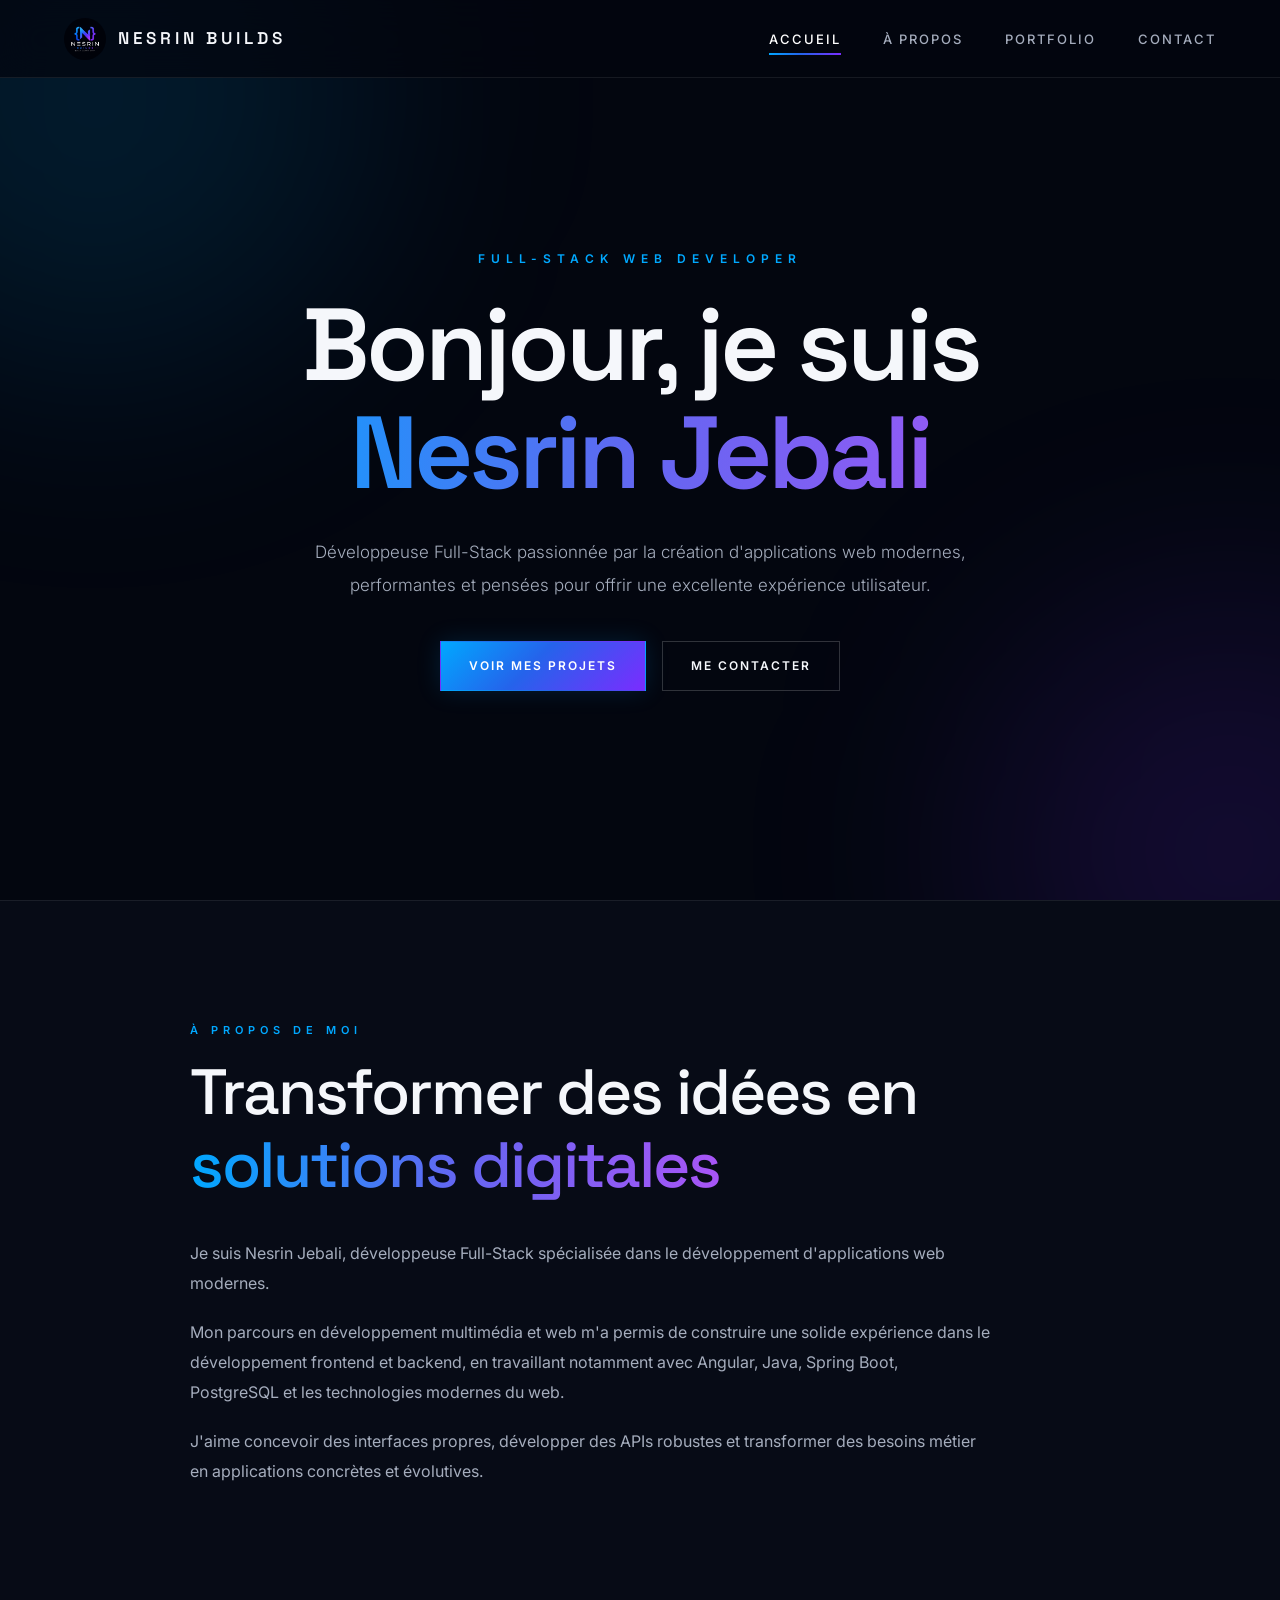
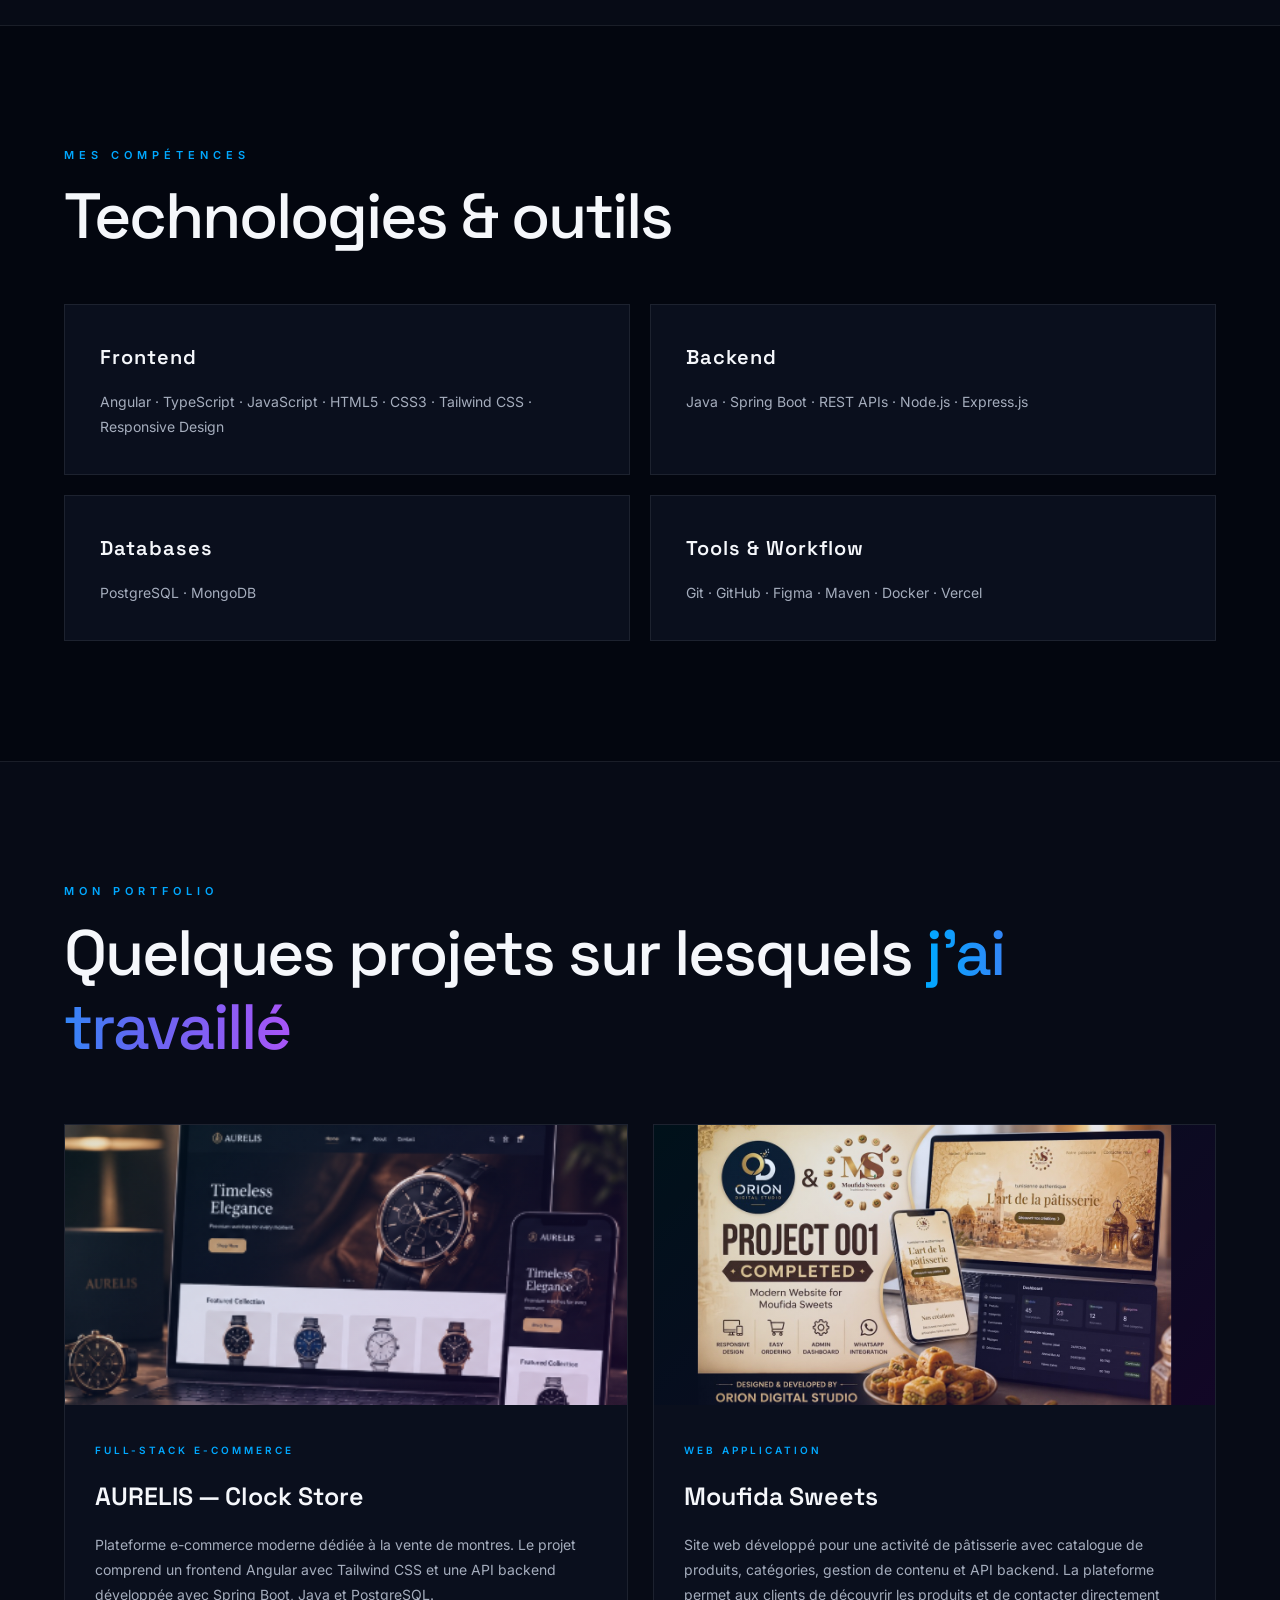
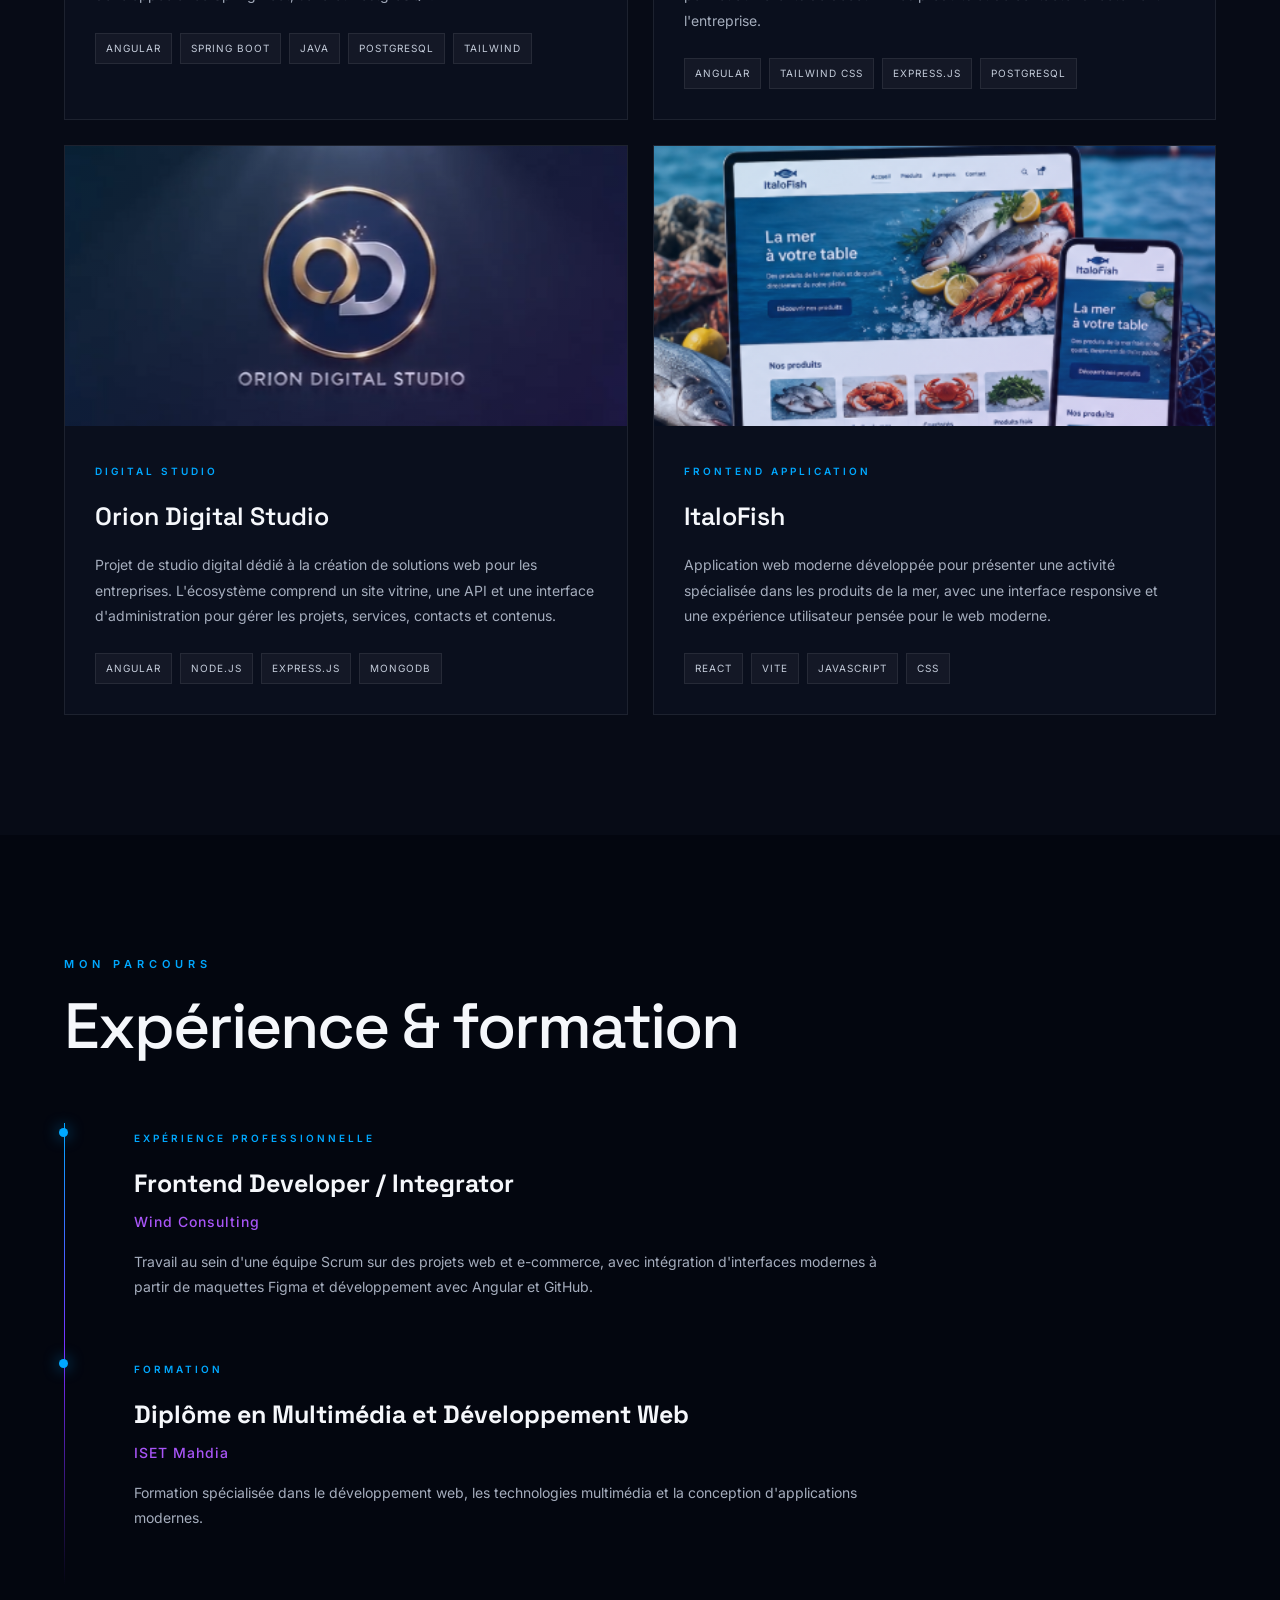
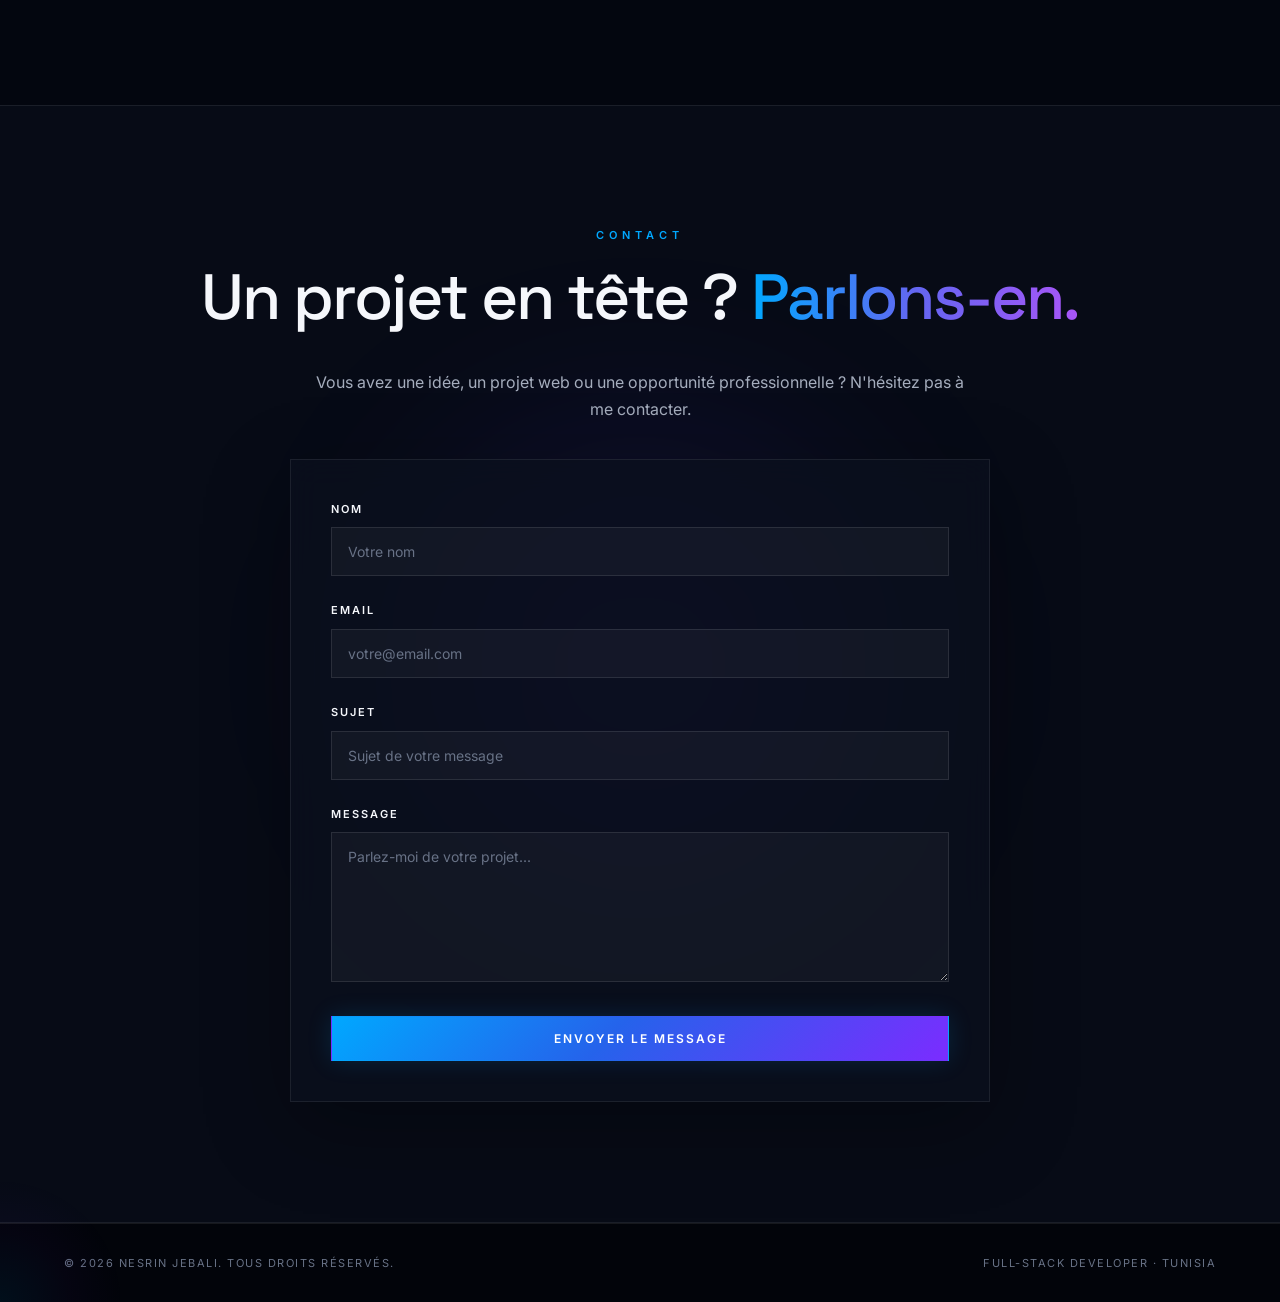
<file: index.html>
<!DOCTYPE html>

<html lang="fr">

<head>
    <meta charset="UTF-8">
    <meta name="viewport" content="width=device-width, initial-scale=1.0">

    <meta name="description" content="Portfolio de Nesrin Jebali, développeuse Full-Stack spécialisée dans le développement web avec Angular, Spring Boot, Java et PostgreSQL.">

    <title>Nesrin Jebali | Full-Stack Developer</title>

    <link rel="stylesheet" href="styles.css">

</head>

<body>
    <nav class="navbar">
        <a href="index.html" class="brand">
            <img src="assets/logo.jpg" alt="Nesrin Jebali Logo" class="logo">
            <span>Nesrin Builds</span>
        </a>
        <ul class="nav-links">
            <li><a href="#home">Accueil</a></li>
            <li><a href="#about">À propos</a></li>
            <li><a href="#portfolio">Portfolio</a></li>
            <li><a href="#contact">Contact</a></li>
        </ul>
    </nav>
    <!--home hero-->
    <header class="hero" id="home">
        <div class="hero-content">
            <p class="hero-subtitle">
                FULL-STACK WEB DEVELOPER
            </p>
            <h1>
                Bonjour, je suis
                <span>Nesrin Jebali</span>
            </h1>
            <p class="hero-description">
                Développeuse Full-Stack passionnée par la création
                d'applications web modernes, performantes et
                pensées pour offrir une excellente expérience utilisateur.
            </p>
            <div class="hero-buttons">
                <a href="#portfolio" class="btn primary">
                    Voir mes projets
                </a>
                <a href="#contact" class="btn secondary">
                    Me contacter
                </a>
            </div>
        </div>
    </header>

    <!--about section-->
    <section class="about" id="about">
        <div class="section-container">
            <p class="section-label">À PROPOS DE MOI</p>
            <h2>
                Transformer des idées en
                <span>solutions digitales</span>
            </h2>
            <p>
                Je suis Nesrin Jebali, développeuse Full-Stack spécialisée
                dans le développement d'applications web modernes.
            </p>
            <p>
                Mon parcours en développement multimédia et web m'a permis
                de construire une solide expérience dans le développement
                frontend et backend, en travaillant notamment avec Angular,
                Java, Spring Boot, PostgreSQL et les technologies modernes
                du web.
            </p>
            <p>
                J'aime concevoir des interfaces propres, développer des APIs
                robustes et transformer des besoins métier en applications
                concrètes et évolutives.
            </p>
        </div>
    </section>

    <section class="skills" id="skills">
        <div class="section-container">
            <p class="section-label">MES COMPÉTENCES</p>
            <h2>
                Technologies & outils
            </h2>
            <div class="skills-grid">
                <div class="skill">
                    <h3>Frontend</h3>
                    <p>
                        Angular · TypeScript · JavaScript · HTML5 · CSS3
                        · Tailwind CSS · Responsive Design
                    </p>
                </div>
                <div class="skill">
                    <h3>Backend</h3>
                    <p>
                        Java · Spring Boot · REST APIs · Node.js · Express.js
                    </p>
                </div>
                <div class="skill">
                    <h3>Databases</h3>
                    <p>
                        PostgreSQL · MongoDB
                    </p>
                </div>
                <div class="skill">
                    <h3>Tools & Workflow</h3>
                    <p>
                        Git · GitHub · Figma · Maven · Docker · Vercel
                    </p>
                </div>
            </div>
        </div>
    </section>

    <main>
        <section class="portfolio" id="portfolio">
            <div class="section-container">
                <p class="section-label">MON PORTFOLIO</p>
                <h2>
                    Quelques projets sur lesquels
                    <span>j'ai travaillé</span>
                </h2>
                <div class="projects">
                    <!-- PROJECT 1 -->
                    <article class="project">
                        <div class="project-image">
                            <img src="assets/orelis.png" alt="AURELIS Clock Store">
                        </div>
                        <div class="project-content">
                            <span class="project-category">
                                Full-Stack E-Commerce
                            </span>
                            <h3>AURELIS — Clock Store</h3>
                            <p>
                                Plateforme e-commerce moderne dédiée à la
                                vente de montres. Le projet comprend un
                                frontend Angular avec Tailwind CSS et une
                                API backend développée avec Spring Boot,
                                Java et PostgreSQL.
                            </p>
                            <div class="technologies">
                                <span>Angular</span>
                                <span>Spring Boot</span>
                                <span>Java</span>
                                <span>PostgreSQL</span>
                                <span>Tailwind</span>
                            </div>
                        </div>
                    </article>

                    <!-- PROJECT 2 -->
                    <article class="project">
                        <div class="project-image">
                            <img src="assets/moufida.jpg" alt="Moufida Sweets website">
                        </div>
                        <div class="project-content">
                            <span class="project-category">
                                Web Application
                            </span>
                            <h3>Moufida Sweets</h3>
                            <p>
                                Site web développé pour une activité de
                                pâtisserie avec catalogue de produits,
                                catégories, gestion de contenu et API
                                backend. La plateforme permet aux clients
                                de découvrir les produits et de contacter
                                directement l'entreprise.
                            </p>
                            <div class="technologies">
                                <span>Angular</span>
                                <span>Tailwind CSS</span>
                                <span>Express.js</span>
                                <span>PostgreSQL</span>
                            </div>
                        </div>
                    </article>


                    <!-- PROJECT 3 -->
                    <article class="project">
                        <div class="project-image">
                            <img src="assets/orion.png" alt="Orion Digital Studio">
                        </div>
                        <div class="project-content">
                            <span class="project-category">
                                Digital Studio
                            </span>
                            <h3>Orion Digital Studio</h3>
                            <p>
                                Projet de studio digital dédié à la création
                                de solutions web pour les entreprises.
                                L'écosystème comprend un site vitrine,
                                une API et une interface d'administration
                                pour gérer les projets, services, contacts
                                et contenus.
                            </p>
                            <div class="technologies">
                                <span>Angular</span>
                                <span>Node.js</span>
                                <span>Express.js</span>
                                <span>MongoDB</span>
                            </div>
                        </div>
                    </article>

                    <!-- PROJECT 4 -->
                    <article class="project">
                        <div class="project-image">
                            <img src="assets/italofish.png" alt="ItaloFish seafood website">
                        </div>
                        <div class="project-content">
                            <span class="project-category">
                                Frontend Application
                            </span>
                            <h3>ItaloFish</h3>
                            <p>
                                Application web moderne développée pour
                                présenter une activité spécialisée dans
                                les produits de la mer, avec une interface
                                responsive et une expérience utilisateur
                                pensée pour le web moderne.
                            </p>
                            <div class="technologies">
                                <span>React</span>
                                <span>Vite</span>
                                <span>JavaScript</span>
                                <span>CSS</span>
                            </div>
                        </div>
                    </article>
                </div>
            </div>
        </section>
    </main>


    <section class="experience" id="experience">
        <div class="section-container">
            <p class="section-label">MON PARCOURS</p>
            <h2>
                Expérience & formation
            </h2>
            <div class="timeline">
                <div class="timeline-item">
                    <span class="timeline-date">
                        Expérience professionnelle
                    </span>
                    <h3>Frontend Developer / Integrator</h3>
                    <h4>Wind Consulting</h4>
                    <p>
                        Travail au sein d'une équipe Scrum sur des projets
                        web et e-commerce, avec intégration d'interfaces
                        modernes à partir de maquettes Figma et
                        développement avec Angular et GitHub.
                    </p>
                </div>
                <div class="timeline-item">
                    <span class="timeline-date">
                        Formation
                    </span>
                    <h3>
                        Diplôme en Multimédia et Développement Web
                    </h3>
                    <h4>ISET Mahdia</h4>
                    <p>
                        Formation spécialisée dans le développement web,
                        les technologies multimédia et la conception
                        d'applications modernes.
                    </p>
                </div>
            </div>
        </div>
    </section>


    <section class="contact" id="contact">
        <div class="section-container">
            <p class="section-label">CONTACT</p>
            <h2>
                Un projet en tête ?
                <span>Parlons-en.</span>
            </h2>
            <p>
                Vous avez une idée, un projet web ou une opportunité
                professionnelle ? N'hésitez pas à me contacter.
            </p>
            <form class="contact-form" id="contactForm">
                <div class="form-group">
                    <label for="name">Nom</label>
                    <input type="text" id="name" name="name" placeholder="Votre nom" required>
                </div>
                <div class="form-group">
                    <label for="email">Email</label>
                    <input type="email" id="email" name="email" placeholder="votre@email.com" required>
                </div>
                <div class="form-group">
                    <label for="subject">Sujet</label>
                    <input type="text" id="subject" name="subject" placeholder="Sujet de votre message" required>
                </div>
                <div class="form-group">
                    <label for="message">Message</label>
                    <textarea id="message" name="message" rows="6" placeholder="Parlez-moi de votre projet..." required></textarea>
                </div>
                <button type="submit" class="btn primary submit-btn">Envoyer le message</button>
                <p class="form-message" id="formMessage"></p>
            </form>
        </div>
    </section>

    <footer>
        <p>
            © 2026 Nesrin Jebali.
            Tous droits réservés.
        </p>
        <p>
            Full-Stack Developer · Tunisia
        </p>
    </footer>

    <script src="script.js"></script>

</body>

</html>
</file>
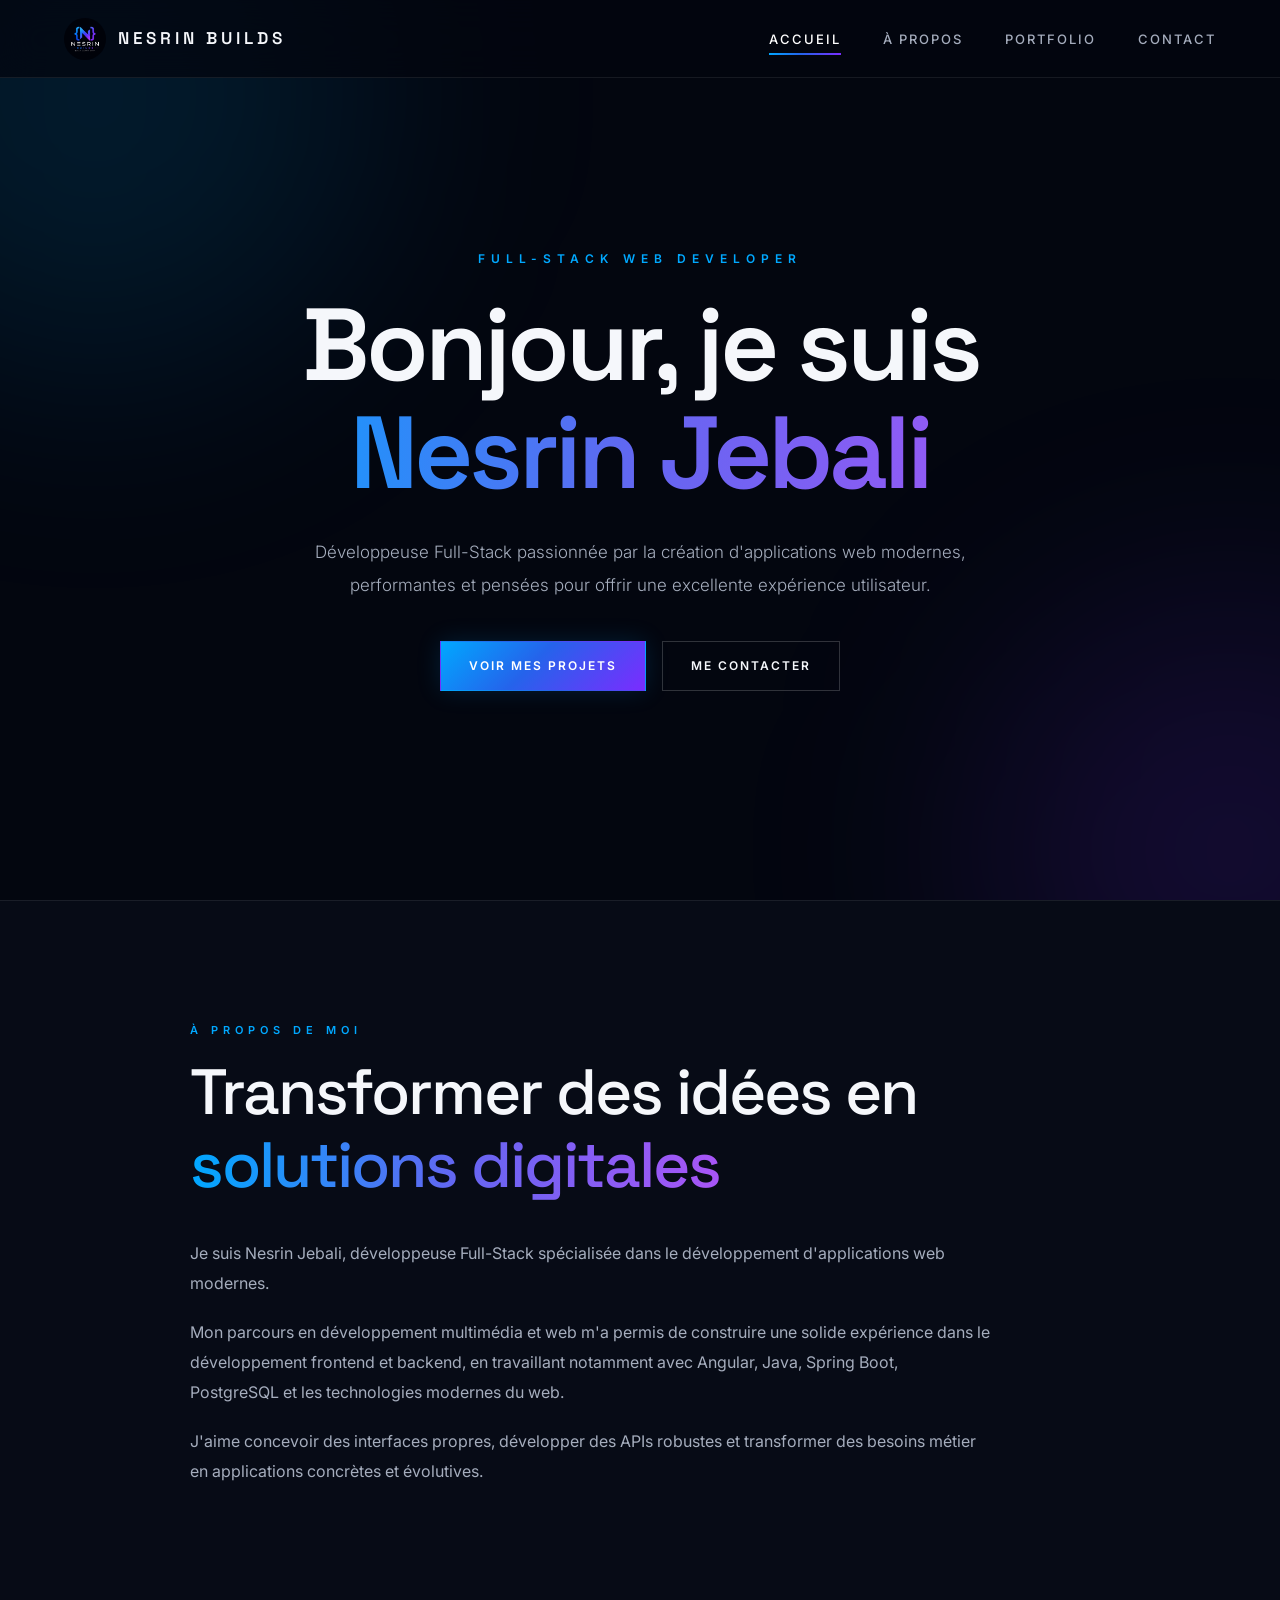
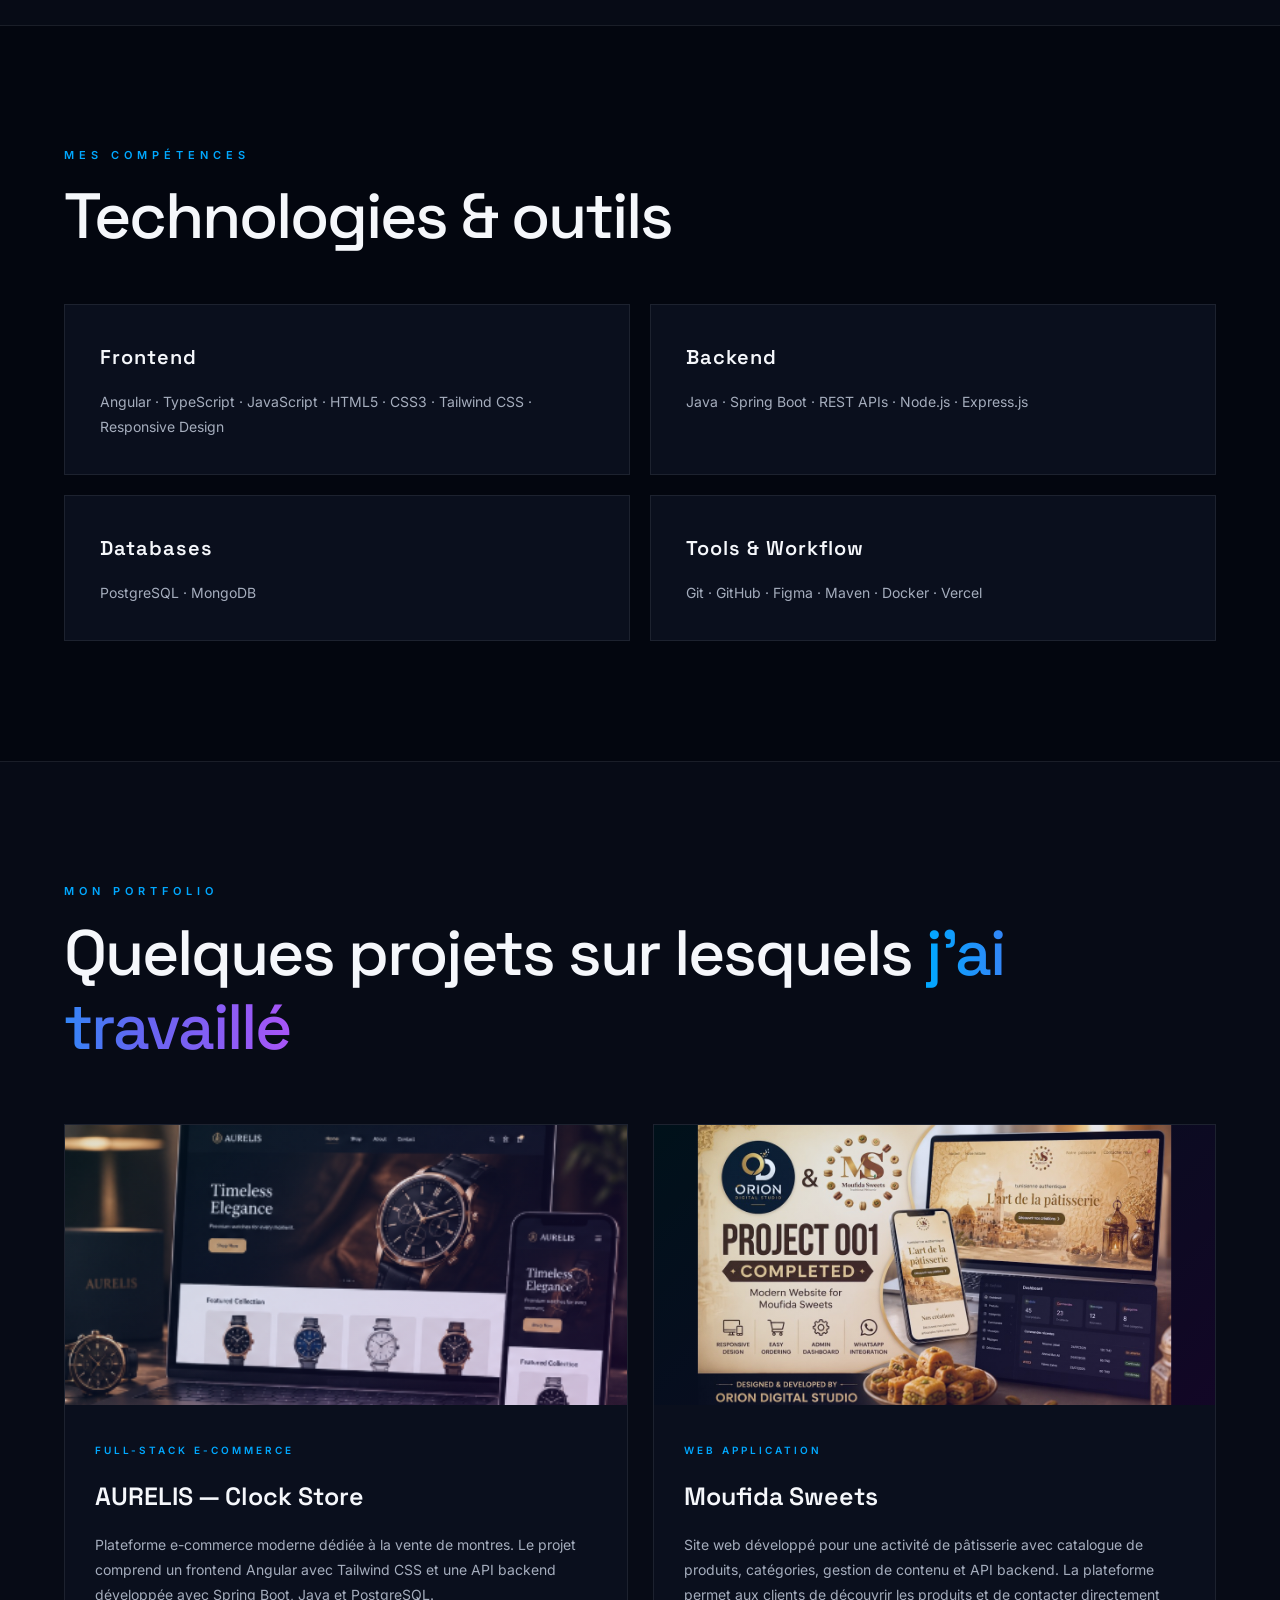
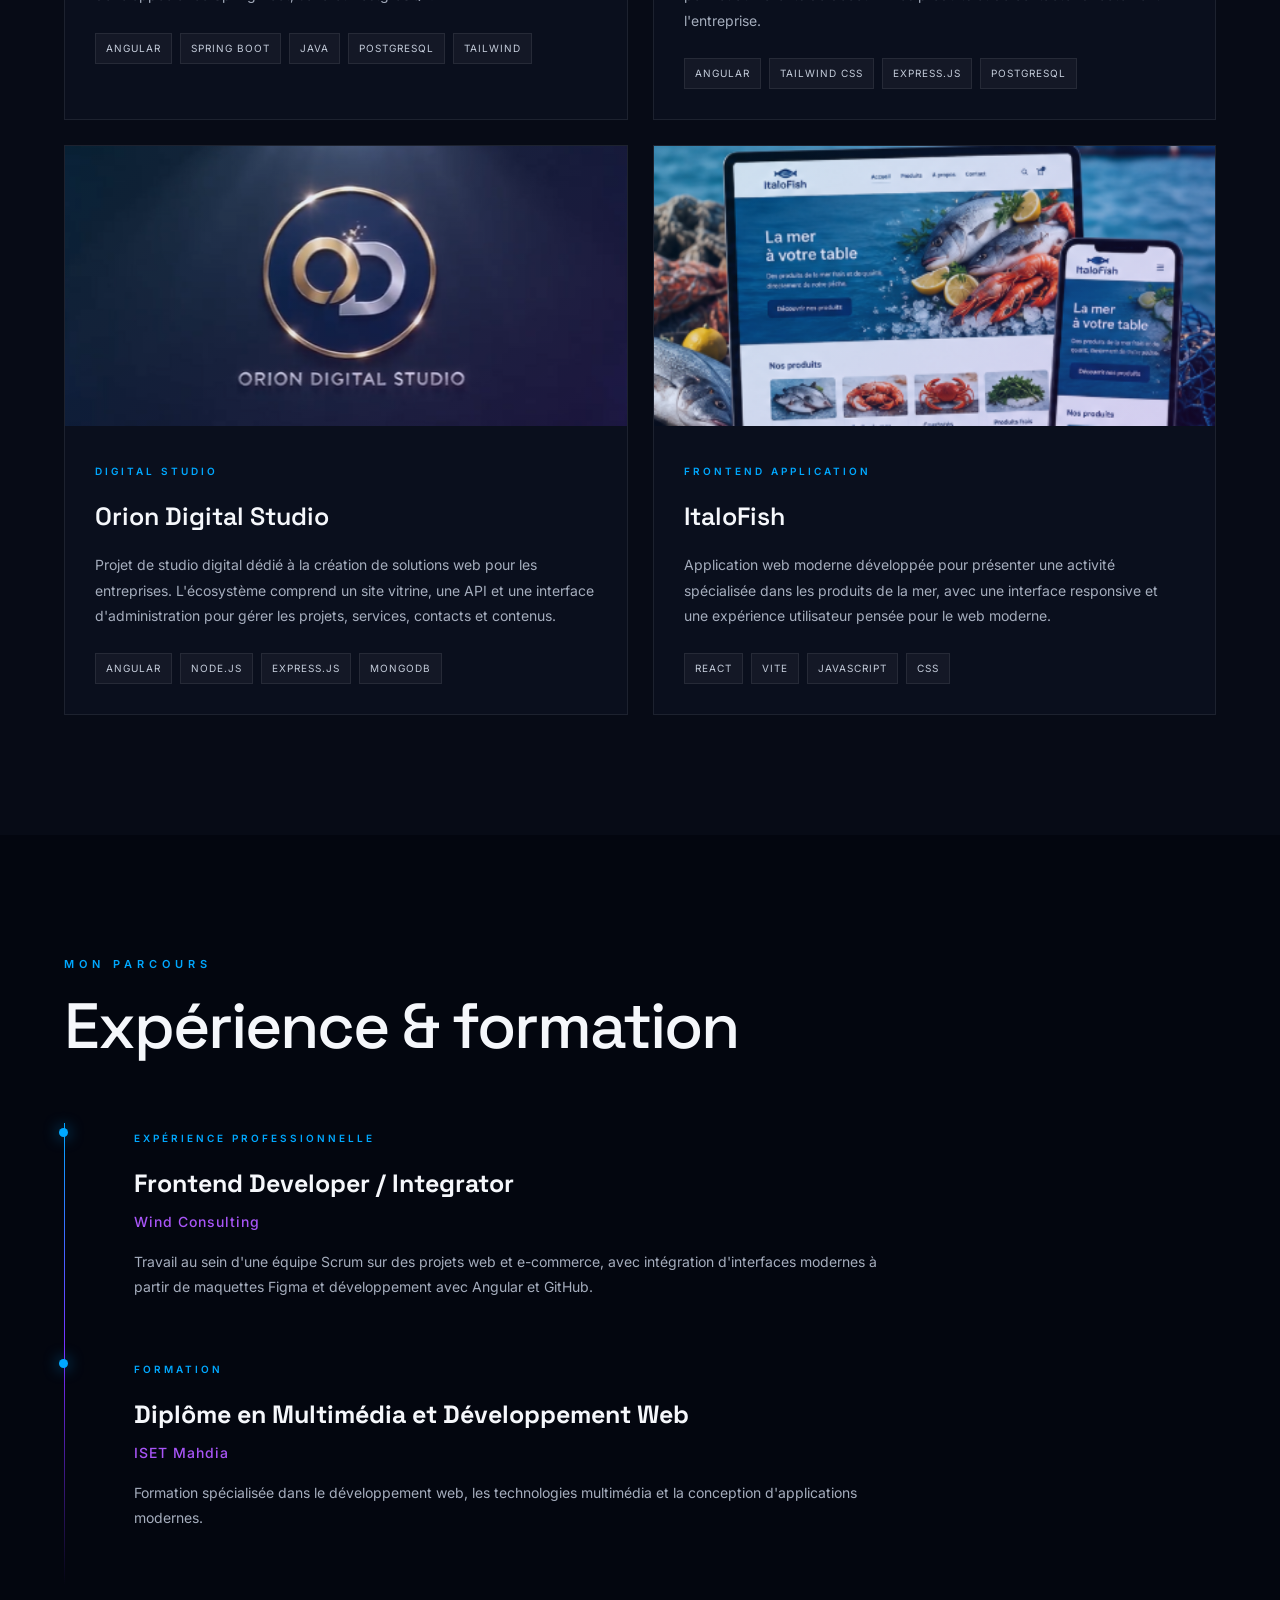
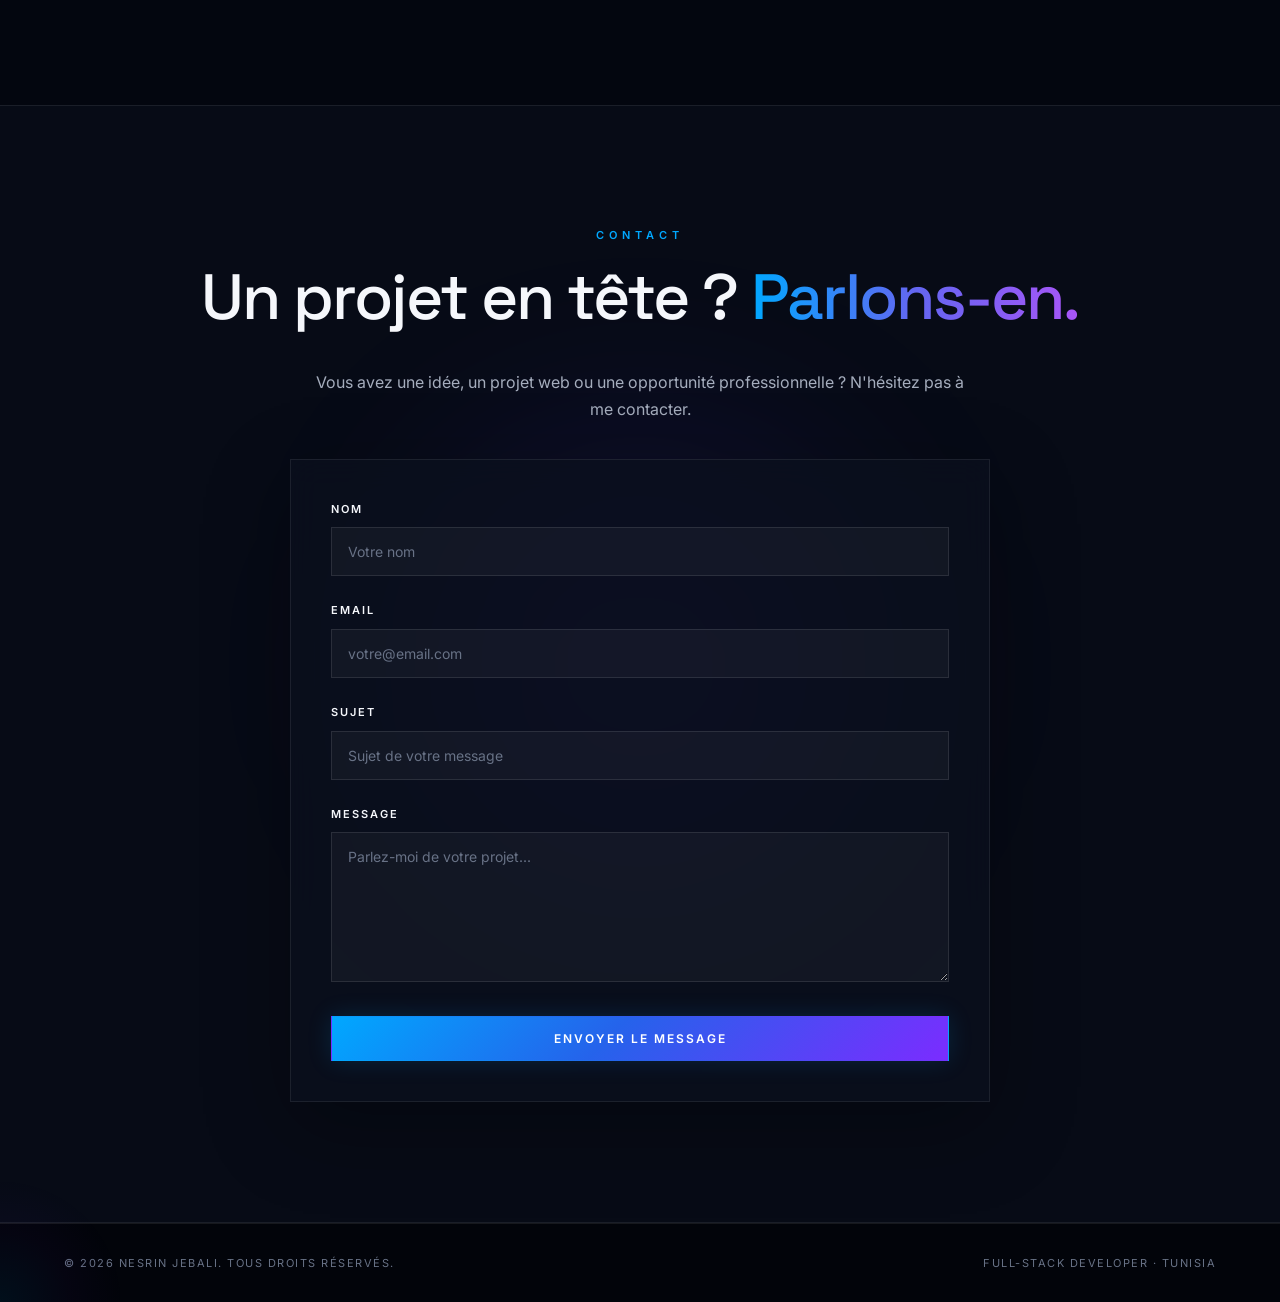
<file: portfolio.html>
<!DOCTYPE html>

<html lang="fr">

<head>
    <meta charset="UTF-8">
    <meta name="viewport" content="width=device-width, initial-scale=1.0">

    <meta name="description" content="Portfolio de Nesrin Jebali, développeuse Full-Stack spécialisée dans le développement web avec Angular, Spring Boot, Java et PostgreSQL.">

    <title>Nesrin Jebali | Full-Stack Developer</title>

    <link rel="stylesheet" href="styles.css">

</head>

<body>
    <nav class="navbar">
        <a href="portfolio.html" class="brand">
            <img src="assets/logo.jpg" alt="Nesrin Jebali Logo" class="logo">
            <span>Nesrin Builds</span>
        </a>
        <ul class="nav-links">
            <li><a href="#home">Accueil</a></li>
            <li><a href="#about">À propos</a></li>
            <li><a href="#portfolio">Portfolio</a></li>
            <li><a href="#contact">Contact</a></li>
        </ul>
    </nav>
    <!--home hero-->
    <header class="hero" id="home">
        <div class="hero-content">
            <p class="hero-subtitle">
                FULL-STACK WEB DEVELOPER
            </p>
            <h1>
                Bonjour, je suis
                <span>Nesrin Jebali</span>
            </h1>
            <p class="hero-description">
                Développeuse Full-Stack passionnée par la création
                d'applications web modernes, performantes et
                pensées pour offrir une excellente expérience utilisateur.
            </p>
            <div class="hero-buttons">
                <a href="#portfolio" class="btn primary">
                    Voir mes projets
                </a>
                <a href="#contact" class="btn secondary">
                    Me contacter
                </a>
            </div>
        </div>
    </header>

    <!--about section-->
    <section class="about" id="about">
        <div class="section-container">
            <p class="section-label">À PROPOS DE MOI</p>
            <h2>
                Transformer des idées en
                <span>solutions digitales</span>
            </h2>
            <p>
                Je suis Nesrin Jebali, développeuse Full-Stack spécialisée
                dans le développement d'applications web modernes.
            </p>
            <p>
                Mon parcours en développement multimédia et web m'a permis
                de construire une solide expérience dans le développement
                frontend et backend, en travaillant notamment avec Angular,
                Java, Spring Boot, PostgreSQL et les technologies modernes
                du web.
            </p>
            <p>
                J'aime concevoir des interfaces propres, développer des APIs
                robustes et transformer des besoins métier en applications
                concrètes et évolutives.
            </p>
        </div>
    </section>

    <section class="skills" id="skills">
        <div class="section-container">
            <p class="section-label">MES COMPÉTENCES</p>
            <h2>
                Technologies & outils
            </h2>
            <div class="skills-grid">
                <div class="skill">
                    <h3>Frontend</h3>
                    <p>
                        Angular · TypeScript · JavaScript · HTML5 · CSS3
                        · Tailwind CSS · Responsive Design
                    </p>
                </div>
                <div class="skill">
                    <h3>Backend</h3>
                    <p>
                        Java · Spring Boot · REST APIs · Node.js · Express.js
                    </p>
                </div>
                <div class="skill">
                    <h3>Databases</h3>
                    <p>
                        PostgreSQL · MongoDB
                    </p>
                </div>
                <div class="skill">
                    <h3>Tools & Workflow</h3>
                    <p>
                        Git · GitHub · Figma · Maven · Docker · Vercel
                    </p>
                </div>
            </div>
        </div>
    </section>

    <main>
        <section class="portfolio" id="portfolio">
            <div class="section-container">
                <p class="section-label">MON PORTFOLIO</p>
                <h2>
                    Quelques projets sur lesquels
                    <span>j'ai travaillé</span>
                </h2>
                <div class="projects">
                    <!-- PROJECT 1 -->
                    <article class="project">
                        <div class="project-image">
                            <img src="assets/orelis.png" alt="AURELIS Clock Store">
                        </div>
                        <div class="project-content">
                            <span class="project-category">
                                Full-Stack E-Commerce
                            </span>
                            <h3>AURELIS — Clock Store</h3>
                            <p>
                                Plateforme e-commerce moderne dédiée à la
                                vente de montres. Le projet comprend un
                                frontend Angular avec Tailwind CSS et une
                                API backend développée avec Spring Boot,
                                Java et PostgreSQL.
                            </p>
                            <div class="technologies">
                                <span>Angular</span>
                                <span>Spring Boot</span>
                                <span>Java</span>
                                <span>PostgreSQL</span>
                                <span>Tailwind</span>
                            </div>
                        </div>
                    </article>

                    <!-- PROJECT 2 -->
                    <article class="project">
                        <div class="project-image">
                            <img src="assets/moufida.jpg" alt="Moufida Sweets website">
                        </div>
                        <div class="project-content">
                            <span class="project-category">
                                Web Application
                            </span>
                            <h3>Moufida Sweets</h3>
                            <p>
                                Site web développé pour une activité de
                                pâtisserie avec catalogue de produits,
                                catégories, gestion de contenu et API
                                backend. La plateforme permet aux clients
                                de découvrir les produits et de contacter
                                directement l'entreprise.
                            </p>
                            <div class="technologies">
                                <span>Angular</span>
                                <span>Tailwind CSS</span>
                                <span>Express.js</span>
                                <span>PostgreSQL</span>
                            </div>
                        </div>
                    </article>


                    <!-- PROJECT 3 -->
                    <article class="project">
                        <div class="project-image">
                            <img src="assets/orion.png" alt="Orion Digital Studio">
                        </div>
                        <div class="project-content">
                            <span class="project-category">
                                Digital Studio
                            </span>
                            <h3>Orion Digital Studio</h3>
                            <p>
                                Projet de studio digital dédié à la création
                                de solutions web pour les entreprises.
                                L'écosystème comprend un site vitrine,
                                une API et une interface d'administration
                                pour gérer les projets, services, contacts
                                et contenus.
                            </p>
                            <div class="technologies">
                                <span>Angular</span>
                                <span>Node.js</span>
                                <span>Express.js</span>
                                <span>MongoDB</span>
                            </div>
                        </div>
                    </article>

                    <!-- PROJECT 4 -->
                    <article class="project">
                        <div class="project-image">
                            <img src="assets/italofish.png" alt="ItaloFish seafood website">
                        </div>
                        <div class="project-content">
                            <span class="project-category">
                                Frontend Application
                            </span>
                            <h3>ItaloFish</h3>
                            <p>
                                Application web moderne développée pour
                                présenter une activité spécialisée dans
                                les produits de la mer, avec une interface
                                responsive et une expérience utilisateur
                                pensée pour le web moderne.
                            </p>
                            <div class="technologies">
                                <span>React</span>
                                <span>Vite</span>
                                <span>JavaScript</span>
                                <span>CSS</span>
                            </div>
                        </div>
                    </article>
                </div>
            </div>
        </section>
    </main>


    <section class="experience" id="experience">
        <div class="section-container">
            <p class="section-label">MON PARCOURS</p>
            <h2>
                Expérience & formation
            </h2>
            <div class="timeline">
                <div class="timeline-item">
                    <span class="timeline-date">
                        Expérience professionnelle
                    </span>
                    <h3>Frontend Developer / Integrator</h3>
                    <h4>Wind Consulting</h4>
                    <p>
                        Travail au sein d'une équipe Scrum sur des projets
                        web et e-commerce, avec intégration d'interfaces
                        modernes à partir de maquettes Figma et
                        développement avec Angular et GitHub.
                    </p>
                </div>
                <div class="timeline-item">
                    <span class="timeline-date">
                        Formation
                    </span>
                    <h3>
                        Diplôme en Multimédia et Développement Web
                    </h3>
                    <h4>ISET Mahdia</h4>
                    <p>
                        Formation spécialisée dans le développement web,
                        les technologies multimédia et la conception
                        d'applications modernes.
                    </p>
                </div>
            </div>
        </div>
    </section>


    <section class="contact" id="contact">
        <div class="section-container">
            <p class="section-label">CONTACT</p>
            <h2>
                Un projet en tête ?
                <span>Parlons-en.</span>
            </h2>
            <p>
                Vous avez une idée, un projet web ou une opportunité
                professionnelle ? N'hésitez pas à me contacter.
            </p>
            <form class="contact-form" id="contactForm">
                <div class="form-group">
                    <label for="name">Nom</label>
                    <input type="text" id="name" name="name" placeholder="Votre nom" required>
                </div>
                <div class="form-group">
                    <label for="email">Email</label>
                    <input type="email" id="email" name="email" placeholder="votre@email.com" required>
                </div>
                <div class="form-group">
                    <label for="subject">Sujet</label>
                    <input type="text" id="subject" name="subject" placeholder="Sujet de votre message" required>
                </div>
                <div class="form-group">
                    <label for="message">Message</label>
                    <textarea id="message" name="message" rows="6" placeholder="Parlez-moi de votre projet..." required></textarea>
                </div>
                <button type="submit" class="btn primary submit-btn">Envoyer le message</button>
                <p class="form-message" id="formMessage"></p>
            </form>
        </div>
    </section>

    <footer>
        <p>
            © 2026 Nesrin Jebali.
            Tous droits réservés.
        </p>
        <p>
            Full-Stack Developer · Tunisia
        </p>
    </footer>

    <script src="script.js"></script>

</body>

</html>
</file>
<file: styles.css>
@import url('https://fonts.googleapis.com/css2?family=Inter:wght@300;400;500;600;700;800&family=Space+Grotesk:wght@400;500;600;700&display=swap');

:root {
    --bg-primary: #03060f;
    --bg-secondary: #070b16;
    --bg-card: #0a0f1d;
    --bg-card-hover: #0d1425;

    --blue: #00a8ff;
    --blue-light: #38bdf8;

    --violet: #7b2cff;
    --violet-light: #a855f7;

    --white: #ffffff;
    --text-primary: #f5f7fb;
    --text-secondary: #a5adbd;
    --text-muted: #687286;

    --border: rgba(255, 255, 255, 0.08);

    --gradient: linear-gradient(135deg,
            #00a8ff 0%,
            #2563eb 45%,
            #7b2cff 100%);

    --gradient-text: linear-gradient(90deg,
            #00a8ff,
            #6366f1,
            #a855f7);

    --container: 1180px;

    --transition: 0.3s ease;
}


* {
    margin: 0;
    padding: 0;
    box-sizing: border-box;
}

html {
    scroll-behavior: smooth;
}

section,
header {
    scroll-margin-top: 90px;
}

body {
    font-family: 'Inter', sans-serif;
    background: var(--bg-primary);
    color: var(--text-primary);
    line-height: 1.7;
    overflow-x: hidden;
}

a {
    text-decoration: none;
    color: inherit;
}

img {
    max-width: 100%;
    display: block;
}

button,
input,
textarea {
    font-family: inherit;
}


.section-container {
    width: min(90%, var(--container));
    margin: 0 auto;
}


.navbar {
    position: fixed;
    top: 0;
    left: 0;

    width: 100%;
    height: 78px;

    display: flex;
    align-items: center;
    justify-content: space-between;

    padding: 0 5%;

    background: rgba(3, 6, 15, 0.75);
    backdrop-filter: blur(18px);

    border-bottom: 1px solid var(--border);

    z-index: 1000;
}


.brand {
    display: flex;
    align-items: center;
    gap: 12px;

    font-family: 'Space Grotesk', sans-serif;
    font-size: 17px;
    font-weight: 600;

    letter-spacing: 4px;
    text-transform: uppercase;
}

.logo {
    width: 42px;
    height: 42px;

    object-fit: cover;

    border-radius: 50%;
}


.nav-links {
    display: flex;
    align-items: center;
    gap: 42px;

    list-style: none;
}

.nav-links a {
    position: relative;

    color: var(--text-secondary);

    font-size: 13px;
    font-weight: 500;

    letter-spacing: 2px;
    text-transform: uppercase;

    transition: var(--transition);
}

.nav-links a:hover {
    color: var(--white);
}


.nav-links a::after {
    content: '';

    position: absolute;

    left: 0;
    bottom: -8px;

    width: 0;
    height: 2px;

    background: var(--gradient);

    transition: width var(--transition);
}

.nav-links a:hover::after {
    width: 100%;
}


.hero {
    position: relative;

    min-height: 100vh;

    display: flex;
    align-items: center;

    padding: 140px 5% 100px;

    overflow: hidden;
}


.hero::before {
    content: '';

    position: absolute;

    width: 550px;
    height: 550px;

    top: -180px;
    left: -180px;

    background: rgba(0, 168, 255, 0.12);

    filter: blur(120px);

    border-radius: 50%;

    pointer-events: none;
}



.hero::after {
    content: '';

    position: absolute;

    width: 500px;
    height: 500px;

    right: -200px;
    bottom: -200px;

    background: rgba(123, 44, 255, 0.14);

    filter: blur(120px);

    border-radius: 50%;

    pointer-events: none;
}


.hero-content {
    position: relative;

    width: min(900px, 100%);

    margin: 0 auto;

    text-align: center;

    z-index: 2;
}



.hero-subtitle {
    margin-bottom: 22px;

    color: var(--blue);

    font-size: 12px;
    font-weight: 600;

    letter-spacing: 6px;
    text-transform: uppercase;
}



.hero h1 {
    font-family: 'Space Grotesk', sans-serif;

    font-size: clamp(3rem, 8vw, 6.8rem);

    font-weight: 600;

    line-height: 1.05;

    letter-spacing: -4px;

    margin-bottom: 30px;
}

.hero h1 span {
    display: block;

    background: var(--gradient-text);

    -webkit-background-clip: text;
    background-clip: text;

    color: transparent;
}



.hero-description {
    max-width: 680px;

    margin: 0 auto 40px;

    color: var(--text-secondary);

    font-size: 17px;
    font-weight: 300;

    line-height: 1.9;
}

.hero-buttons {
    display: flex;
    justify-content: center;
    gap: 16px;

    flex-wrap: wrap;
}

.btn {
    display: inline-flex;

    align-items: center;
    justify-content: center;

    min-width: 170px;

    padding: 14px 28px;

    font-size: 12px;
    font-weight: 600;

    letter-spacing: 2px;
    text-transform: uppercase;

    transition: var(--transition);
}



.btn.primary {
    position: relative;

    color: white;

    background: var(--gradient);

    border: 1px solid transparent;

    box-shadow:
        0 0 25px rgba(0, 168, 255, 0.15);
}

.btn.primary:hover {
    transform: translateY(-3px);

    box-shadow:
        0 0 35px rgba(0, 168, 255, 0.3);
}



.btn.secondary {
    color: var(--text-primary);

    background: transparent;

    border: 1px solid rgba(255, 255, 255, 0.18);
}

.btn.secondary:hover {
    border-color: var(--blue);

    color: var(--blue);

    transform: translateY(-3px);
}


section {
    padding: 120px 0;
}

.section-label {
    margin-bottom: 16px;

    color: var(--blue);

    font-size: 11px;
    font-weight: 600;

    letter-spacing: 5px;

    text-transform: uppercase;
}

section h2 {
    font-family: 'Space Grotesk', sans-serif;

    font-size: clamp(2.2rem, 5vw, 4rem);

    font-weight: 500;

    line-height: 1.15;

    letter-spacing: -2px;

    margin-bottom: 35px;
}

section h2 span {
    background: var(--gradient-text);

    -webkit-background-clip: text;
    background-clip: text;

    color: transparent;
}


.about {
    position: relative;

    background: var(--bg-secondary);

    border-top: 1px solid var(--border);
    border-bottom: 1px solid var(--border);
}

.about .section-container {
    max-width: 900px;
}

.about p:not(.section-label) {
    max-width: 800px;

    color: var(--text-secondary);

    font-size: 16px;

    line-height: 1.9;

    margin-bottom: 18px;
}


.skills {
    background: var(--bg-primary);
}

.skills-grid {
    display: grid;

    grid-template-columns: repeat(2, 1fr);

    gap: 20px;

    margin-top: 50px;
}

.skill {
    padding: 35px;

    background: var(--bg-card);

    border: 1px solid var(--border);

    transition: var(--transition);
}

.skill:hover {
    background: var(--bg-card-hover);

    border-color: rgba(0, 168, 255, 0.35);

    transform: translateY(-5px);
}

.skill h3 {
    margin-bottom: 15px;

    font-family: 'Space Grotesk', sans-serif;

    font-size: 20px;
    font-weight: 600;

    letter-spacing: 1px;
}

.skill p {
    color: var(--text-secondary);

    font-size: 14px;

    line-height: 1.8;
}


.portfolio {
    background: var(--bg-secondary);

    border-top: 1px solid var(--border);
}

.projects {
    display: grid;

    grid-template-columns: repeat(2, 1fr);

    gap: 25px;

    margin-top: 60px;
}



.project {
    overflow: hidden;

    background: var(--bg-card);

    border: 1px solid var(--border);

    transition: var(--transition);
}

.project:hover {
    transform: translateY(-8px);

    border-color: rgba(123, 44, 255, 0.45);

    box-shadow:
        0 20px 60px rgba(0, 0, 0, 0.3);
}



.project-image {
    position: relative;

    height: 280px;

    overflow: hidden;

    background: #080c18;
}

.project-image::after {
    content: '';

    position: absolute;

    inset: 0;

    background:
        linear-gradient(135deg,
            rgba(0, 168, 255, 0.1),
            rgba(123, 44, 255, 0.15));

    pointer-events: none;
}

.project-image img {
    width: 100%;
    height: 100%;

    object-fit: cover;

    transition: transform 0.6s ease;
}

.project:hover .project-image img {
    transform: scale(1.05);
}


/* Project content */

.project-content {
    padding: 30px;
}

.project-category {
    color: var(--blue);

    font-size: 10px;
    font-weight: 600;

    letter-spacing: 3px;

    text-transform: uppercase;
}

.project h3 {
    margin: 12px 0 15px;

    font-family: 'Space Grotesk', sans-serif;

    font-size: 25px;

    font-weight: 600;
}

.project p {
    color: var(--text-secondary);

    font-size: 14px;

    line-height: 1.8;

    margin-bottom: 25px;
}


/* Technologies */

.technologies {
    display: flex;

    flex-wrap: wrap;

    gap: 8px;
}

.technologies span {
    padding: 6px 10px;

    color: #c4ccda;

    background: rgba(255, 255, 255, 0.04);

    border: 1px solid var(--border);

    font-size: 10px;

    letter-spacing: 1px;

    text-transform: uppercase;
}


.experience {
    background: var(--bg-primary);
}

.timeline {
    position: relative;

    max-width: 850px;

    margin-top: 60px;

    padding-left: 35px;
}


/* Timeline line */

.timeline::before {
    content: '';

    position: absolute;

    left: 0;
    top: 0;
    bottom: 0;

    width: 1px;

    background: linear-gradient(to bottom,
            var(--blue),
            var(--violet),
            transparent);
}


.timeline-item {
    position: relative;

    padding: 0 0 55px 35px;
}


/* Timeline dot */

.timeline-item::before {
    content: '';

    position: absolute;

    left: -40px;
    top: 5px;

    width: 9px;
    height: 9px;

    background: var(--blue);

    box-shadow:
        0 0 15px rgba(0, 168, 255, 0.7);

    border-radius: 50%;
}


.timeline-date {
    color: var(--blue);

    font-size: 10px;
    font-weight: 600;

    letter-spacing: 3px;

    text-transform: uppercase;
}

.timeline-item h3 {
    margin: 12px 0 5px;

    font-family: 'Space Grotesk', sans-serif;

    font-size: 25px;
}

.timeline-item h4 {
    margin-bottom: 15px;

    color: var(--violet-light);

    font-size: 14px;

    font-weight: 500;

    letter-spacing: 1px;
}

.timeline-item p {
    color: var(--text-secondary);

    font-size: 14px;

    line-height: 1.8;
}


/* =========================================================
   CONTACT
   ========================================================= */

.contact {
    position: relative;

    text-align: center;

    background: var(--bg-secondary);

    border-top: 1px solid var(--border);
    border-bottom: 1px solid var(--border);

    overflow: hidden;
}

.contact::before {
    content: '';

    position: absolute;

    width: 450px;
    height: 450px;

    left: 50%;
    top: 50%;

    transform: translate(-50%, -50%);

    background: rgba(90, 50, 255, 0.12);

    filter: blur(100px);

    border-radius: 50%;
}

.contact .section-container {
    position: relative;

    z-index: 2;
}

.contact p:not(.section-label) {
    max-width: 650px;

    margin: 0 auto 35px;

    color: var(--text-secondary);

    font-size: 16px;
}


/* =========================================================
   FOOTER
   ========================================================= */

footer {
    display: flex;

    align-items: center;
    justify-content: space-between;

    gap: 20px;

    padding: 30px 5%;

    background: #02040a;

    border-top: 1px solid var(--border);

    color: var(--text-muted);

    font-size: 11px;

    letter-spacing: 1.5px;

    text-transform: uppercase;
}


/* =========================================================
   SCROLLBAR
   ========================================================= */

::-webkit-scrollbar {
    width: 7px;
}

::-webkit-scrollbar-track {
    background: var(--bg-primary);
}

::-webkit-scrollbar-thumb {
    background: linear-gradient(var(--blue),
            var(--violet));

    border-radius: 10px;
}


/* =========================================================
   SELECTION
   ========================================================= */

::selection {
    background: var(--violet);

    color: white;
}


/* =========================================================
   RESPONSIVE
   ========================================================= */

@media (max-width: 900px) {

    .nav-links {
        gap: 20px;
    }

    .nav-links a {
        font-size: 11px;

        letter-spacing: 1px;
    }

    .skills-grid,
    .projects {
        grid-template-columns: 1fr;
    }

    .hero h1 {
        letter-spacing: -2px;
    }
}


@media (max-width: 650px) {

    .navbar {
        height: 70px;
    }

    .brand span {
        display: none;
    }

    .logo {
        width: 40px;
        height: 40px;
    }

    .nav-links {
        gap: 13px;
    }

    .nav-links a {
        font-size: 9px;

        letter-spacing: 0.5px;
    }

    .hero {
        padding-top: 120px;
    }

    .hero-subtitle {
        font-size: 9px;

        letter-spacing: 4px;
    }

    .hero-description {
        font-size: 15px;
    }

    section {
        padding: 85px 0;
    }

    section h2 {
        letter-spacing: -1px;
    }

    .skill {
        padding: 25px;
    }

    .project-image {
        height: 220px;
    }

    .project-content {
        padding: 25px;
    }

    .timeline {
        padding-left: 25px;
    }

    .timeline-item {
        padding-left: 25px;
    }

    footer {
        flex-direction: column;

        text-align: center;
    }
}

/* =========================================================
   CONTACT FORM
   ========================================================= */

.contact-intro {
    margin-bottom: 45px !important;
}


/* Form container */

.contact-form {
    width: min(700px, 100%);

    margin: 0 auto;

    padding: 40px;

    text-align: left;

    background: rgba(10, 15, 29, 0.8);

    border: 1px solid var(--border);

    backdrop-filter: blur(15px);

    box-shadow:
        0 25px 80px rgba(0, 0, 0, 0.3);
}


/* Form group */

.form-group {
    margin-bottom: 25px;
}


/* Labels */

.form-group label {
    display: block;

    margin-bottom: 9px;

    color: var(--text-primary);

    font-size: 11px;
    font-weight: 600;

    letter-spacing: 2px;

    text-transform: uppercase;
}


/* Inputs */

.form-group input,
.form-group textarea {
    width: 100%;

    padding: 15px 16px;

    color: var(--white);

    background: rgba(255, 255, 255, 0.035);

    border: 1px solid rgba(255, 255, 255, 0.1);

    outline: none;

    font-size: 14px;

    transition: var(--transition);
}


/* Placeholder */

.form-group input::placeholder,
.form-group textarea::placeholder {
    color: var(--text-muted);
}


/* Focus */

.form-group input:focus,
.form-group textarea:focus {

    border-color: var(--blue);

    background: rgba(0, 168, 255, 0.035);

    box-shadow:
        0 0 0 3px rgba(0, 168, 255, 0.08);
}


/* Textarea */

.form-group textarea {
    resize: vertical;

    min-height: 150px;
}


/* Submit */

.submit-btn {
    width: 100%;

    border: none;

    cursor: pointer;
}


/* Success message */

.form-message {
    display: none;

    margin-top: 20px;

    padding: 13px;

    color: #7dd3fc;

    background: rgba(0, 168, 255, 0.08);

    border: 1px solid rgba(0, 168, 255, 0.2);

    text-align: center;

    font-size: 13px;
}


/* Mobile */

@media (max-width: 650px) {

    .contact-form {
        padding: 25px 20px;
    }

}


/* =========================================================
   JAVASCRIPT ANIMATIONS
   ========================================================= */


/* Scroll reveal */

.reveal {
    opacity: 0;
    transform: translateY(35px);

    transition:
        opacity 0.8s ease,
        transform 0.8s ease;
}

.reveal.visible {
    opacity: 1;
    transform: translateY(0);
}


/* Active navigation */

.nav-links a.active {
    color: var(--white);
}

.nav-links a.active::after {
    width: 100%;
}


/* Submit button loading */

.submit-btn:disabled {
    opacity: 0.6;
    cursor: not-allowed;
}


/* Form messages */

.form-message.success {
    display: block;

    color: #7dd3fc;

    border-color: rgba(0, 168, 255, 0.3);

    background: rgba(0, 168, 255, 0.08);
}

.form-message.error {
    display: block;

    color: #fca5a5;

    border-color: rgba(239, 68, 68, 0.3);

    background: rgba(239, 68, 68, 0.08);
}


/* Scroll to top */

.scroll-top {
    position: fixed;

    right: 25px;
    bottom: 25px;

    width: 45px;
    height: 45px;

    display: flex;
    align-items: center;
    justify-content: center;

    color: white;

    background: linear-gradient(135deg,
            var(--blue),
            var(--violet));

    border: none;

    font-size: 20px;

    cursor: pointer;

    opacity: 0;
    visibility: hidden;

    transform: translateY(15px);

    transition: 0.3s ease;

    z-index: 999;
}

.scroll-top.show {
    opacity: 1;
    visibility: visible;

    transform: translateY(0);
}

.scroll-top:hover {
    transform: translateY(-4px);

    box-shadow:
        0 0 25px rgba(0, 168, 255, 0.35);
}


/* Cursor glow */

.cursor-glow {
    position: fixed;

    width: 250px;
    height: 250px;

    transform: translate(-50%, -50%);

    pointer-events: none;

    background: radial-gradient(circle,
            rgba(0, 168, 255, 0.07) 0%,
            rgba(123, 44, 255, 0.03) 40%,
            transparent 70%);

    z-index: 0;

    transition:
        left 0.15s ease,
        top 0.15s ease;
}


/* Don't show cursor effect on touch devices */

@media (hover: none) {

    .cursor-glow {
        display: none;
    }

}
</file>
